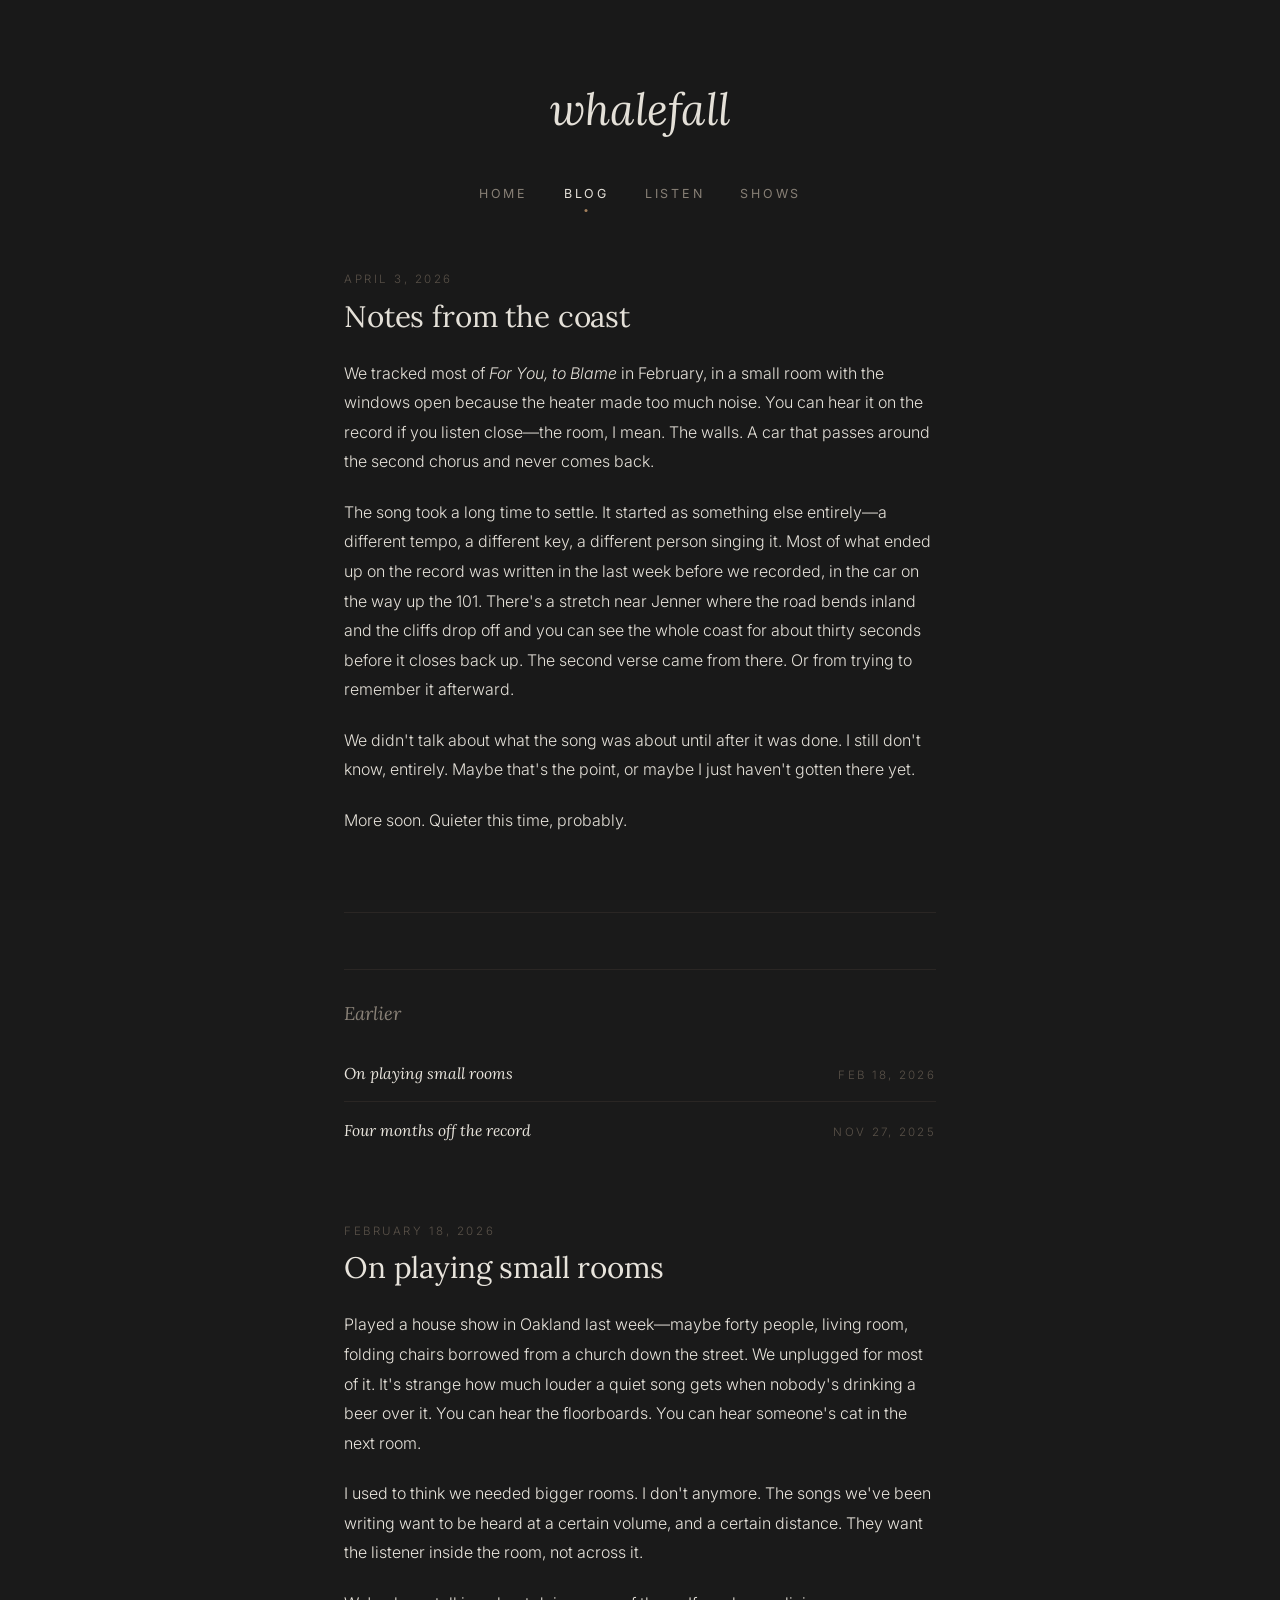
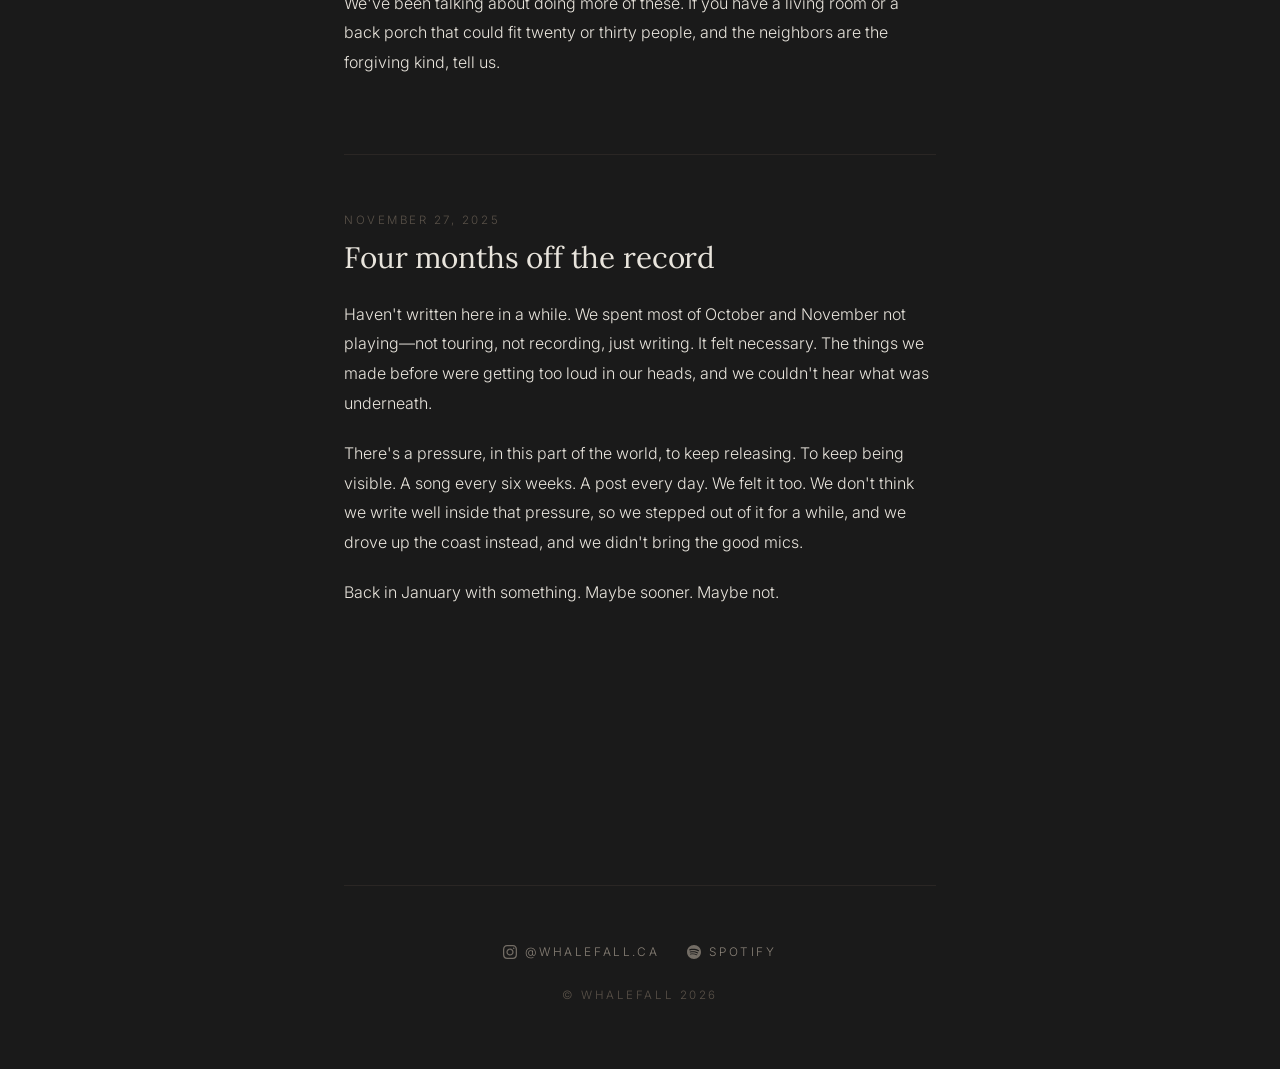
<file: blog.html>
<!DOCTYPE html>
<html lang="en">
<head>
  <meta charset="UTF-8">
  <meta name="viewport" content="width=device-width, initial-scale=1">
  <title>Blog — Whalefall</title>
  <link rel="preconnect" href="https://fonts.googleapis.com">
  <link rel="preconnect" href="https://fonts.gstatic.com" crossorigin>
  <link href="https://fonts.googleapis.com/css2?family=Lora:ital,wght@0,400;0,500;1,400;1,500&family=Inter:wght@300;400;500&display=swap" rel="stylesheet">
  <link rel="stylesheet" href="style.css">
</head>
<body>
  <div class="container">

    <header class="site-header">
      <a href="index.html" class="logo">whalefall</a>
      <nav class="nav" aria-label="Primary">
        <a href="index.html">Home</a>
        <a href="blog.html" class="active">Blog</a>
        <a href="listen.html">Listen</a>
        <a href="shows.html">Shows</a>
      </nav>
    </header>

    <main>

      <!-- Featured / current post -->
      <article class="blog-post" id="notes-from-the-coast">
        <span class="post-date">April 3, 2026</span>
        <h1>Notes from the coast</h1>
        <div class="post-body">
          <p>We tracked most of <em>For You, to Blame</em> in February, in a small room with the windows open because the heater made too much noise. You can hear it on the record if you listen close&mdash;the room, I mean. The walls. A car that passes around the second chorus and never comes back.</p>
          <p>The song took a long time to settle. It started as something else entirely&mdash;a different tempo, a different key, a different person singing it. Most of what ended up on the record was written in the last week before we recorded, in the car on the way up the 101. There's a stretch near Jenner where the road bends inland and the cliffs drop off and you can see the whole coast for about thirty seconds before it closes back up. The second verse came from there. Or from trying to remember it afterward.</p>
          <p>We didn't talk about what the song was about until after it was done. I still don't know, entirely. Maybe that's the point, or maybe I just haven't gotten there yet.</p>
          <p>More soon. Quieter this time, probably.</p>
        </div>
      </article>

      <!-- Archive navigation -->
      <section class="archive" aria-label="Post archive">
        <h2>Earlier</h2>
        <ul class="archive-list">
          <li>
            <a href="#on-playing-small-rooms">On playing small rooms</a>
            <span class="archive-date">Feb 18, 2026</span>
          </li>
          <li>
            <a href="#four-months-off-the-record">Four months off the record</a>
            <span class="archive-date">Nov 27, 2025</span>
          </li>
        </ul>
      </section>

      <!-- Older posts in full -->
      <article class="blog-post" id="on-playing-small-rooms" style="margin-top: 4rem;">
        <span class="post-date">February 18, 2026</span>
        <h1>On playing small rooms</h1>
        <div class="post-body">
          <p>Played a house show in Oakland last week&mdash;maybe forty people, living room, folding chairs borrowed from a church down the street. We unplugged for most of it. It's strange how much louder a quiet song gets when nobody's drinking a beer over it. You can hear the floorboards. You can hear someone's cat in the next room.</p>
          <p>I used to think we needed bigger rooms. I don't anymore. The songs we've been writing want to be heard at a certain volume, and a certain distance. They want the listener inside the room, not across it.</p>
          <p>We've been talking about doing more of these. If you have a living room or a back porch that could fit twenty or thirty people, and the neighbors are the forgiving kind, tell us.</p>
        </div>
      </article>

      <article class="blog-post" id="four-months-off-the-record">
        <span class="post-date">November 27, 2025</span>
        <h1>Four months off the record</h1>
        <div class="post-body">
          <p>Haven't written here in a while. We spent most of October and November not playing&mdash;not touring, not recording, just writing. It felt necessary. The things we made before were getting too loud in our heads, and we couldn't hear what was underneath.</p>
          <p>There's a pressure, in this part of the world, to keep releasing. To keep being visible. A song every six weeks. A post every day. We felt it too. We don't think we write well inside that pressure, so we stepped out of it for a while, and we drove up the coast instead, and we didn't bring the good mics.</p>
          <p>Back in January with something. Maybe sooner. Maybe not.</p>
        </div>
      </article>

    </main>

    <footer class="site-footer">
      <div class="footer-socials">
        <a href="https://www.instagram.com/whalefall.ca" target="_blank" rel="noopener" aria-label="Instagram">
          <svg viewBox="0 0 24 24" aria-hidden="true"><path d="M12 2.163c3.204 0 3.584.012 4.85.07 3.252.148 4.771 1.691 4.919 4.919.058 1.265.069 1.645.069 4.849 0 3.205-.012 3.584-.069 4.849-.149 3.225-1.664 4.771-4.919 4.919-1.266.058-1.644.07-4.85.07-3.204 0-3.584-.012-4.849-.07-3.26-.149-4.771-1.699-4.919-4.92-.058-1.265-.07-1.644-.07-4.849 0-3.204.013-3.583.07-4.849.149-3.227 1.664-4.771 4.919-4.919 1.266-.057 1.645-.069 4.849-.069zm0-2.163c-3.259 0-3.667.014-4.947.072-4.358.2-6.78 2.618-6.98 6.98-.059 1.281-.073 1.689-.073 4.948 0 3.259.014 3.668.072 4.948.2 4.358 2.618 6.78 6.98 6.98 1.281.058 1.689.072 4.948.072 3.259 0 3.668-.014 4.948-.072 4.354-.2 6.782-2.618 6.979-6.98.059-1.28.073-1.689.073-4.948 0-3.259-.014-3.667-.072-4.947-.196-4.354-2.617-6.78-6.979-6.98-1.281-.059-1.69-.073-4.949-.073zm0 5.838c-3.403 0-6.162 2.759-6.162 6.162s2.759 6.163 6.162 6.163 6.162-2.759 6.162-6.163c0-3.403-2.759-6.162-6.162-6.162zm0 10.162c-2.209 0-4-1.79-4-4 0-2.209 1.791-4 4-4s4 1.791 4 4c0 2.21-1.791 4-4 4zm6.406-11.845c-.796 0-1.441.645-1.441 1.44s.645 1.44 1.441 1.44c.795 0 1.439-.645 1.439-1.44s-.644-1.44-1.439-1.44z"/></svg>
          @whalefall.ca
        </a>
        <a href="https://open.spotify.com/artist/4jFq8SXjSNcIiHIltRIEcG" target="_blank" rel="noopener" aria-label="Spotify">
          <svg viewBox="0 0 24 24" aria-hidden="true"><path d="M12 0C5.4 0 0 5.4 0 12s5.4 12 12 12 12-5.4 12-12S18.66 0 12 0zm5.521 17.34c-.24.359-.66.48-1.021.24-2.82-1.74-6.36-2.101-10.561-1.141-.418.122-.779-.179-.899-.539-.12-.421.18-.78.54-.9 4.56-1.021 8.52-.6 11.64 1.32.42.18.479.659.301 1.02zm1.44-3.3c-.301.42-.841.6-1.262.3-3.239-1.98-8.159-2.58-11.939-1.38-.479.12-1.02-.12-1.14-.6-.12-.48.12-1.021.6-1.141C9.6 9.9 15 10.561 18.72 12.84c.361.181.54.78.241 1.2zm.12-3.36C15.24 8.4 8.82 8.16 5.16 9.301c-.6.179-1.2-.181-1.38-.721-.18-.601.18-1.2.72-1.381 4.26-1.26 11.28-1.02 15.721 1.621.539.3.719 1.02.42 1.56-.299.421-1.02.599-1.56.3z"/></svg>
          Spotify
        </a>
      </div>
      <div class="copyright">&copy; Whalefall 2026</div>
    </footer>

  </div>
</body>
</html>
</file>
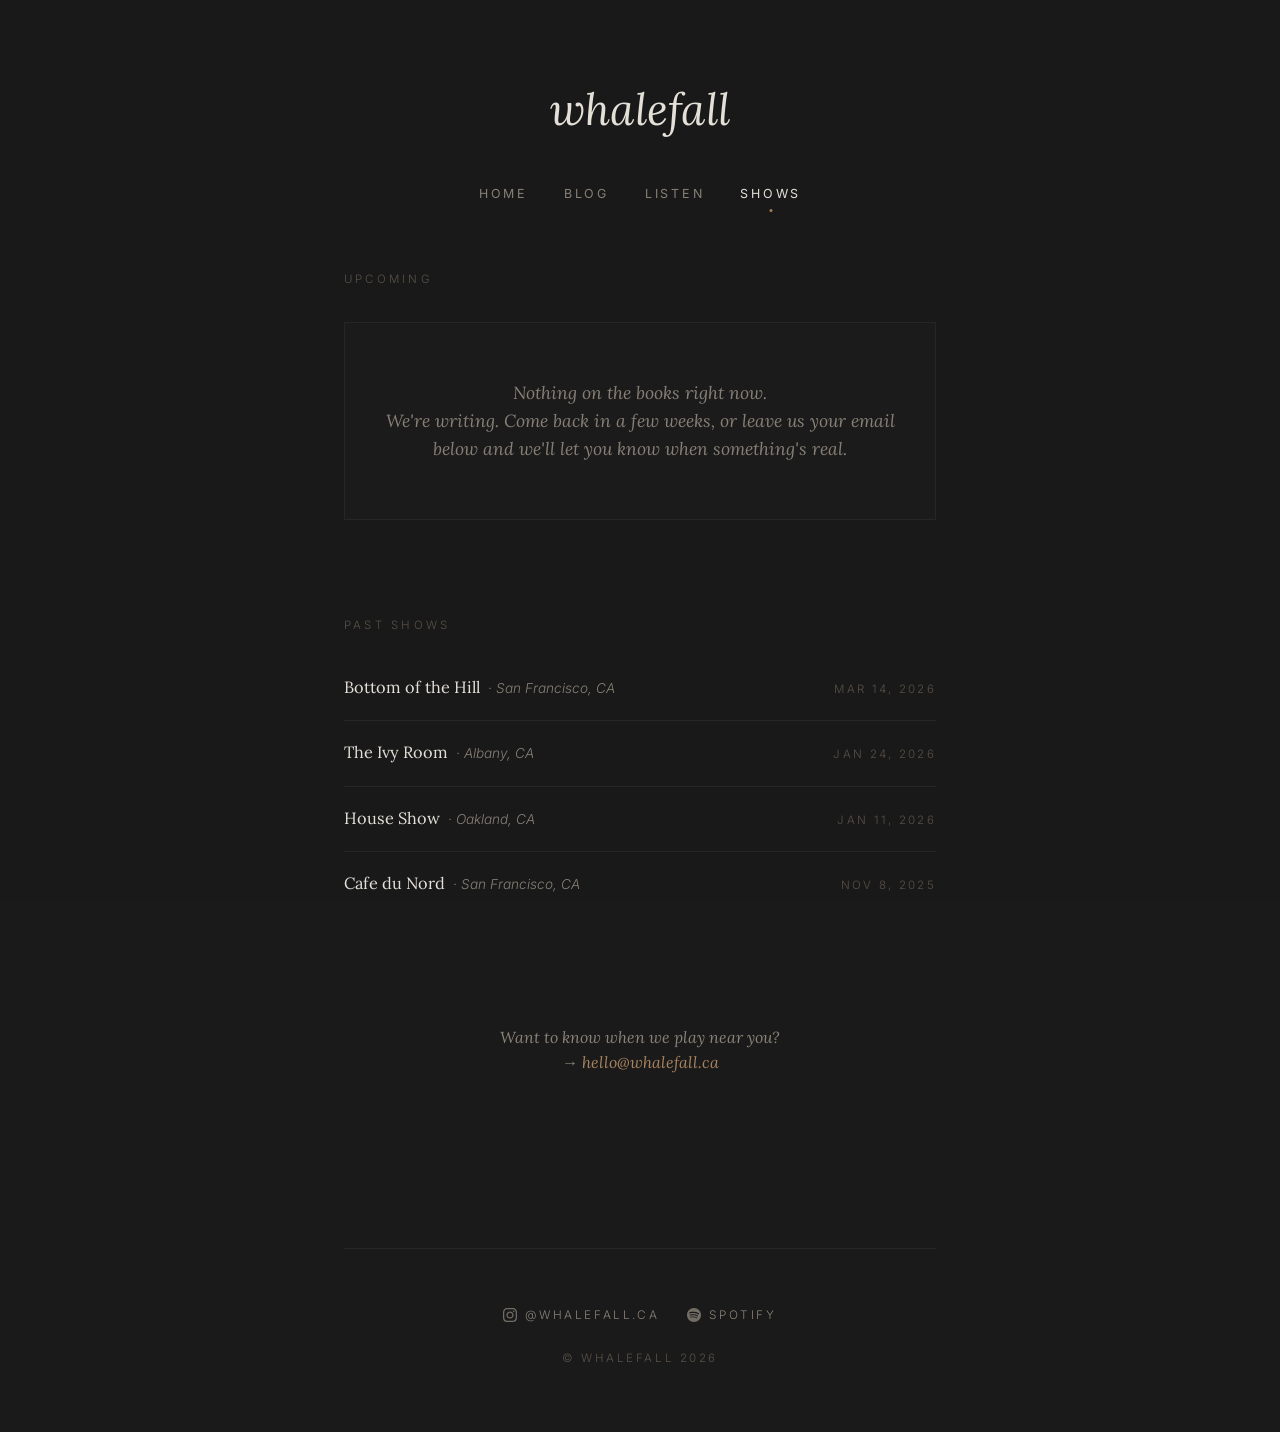
<file: shows.html>
<!DOCTYPE html>
<html lang="en">
<head>
  <meta charset="UTF-8">
  <meta name="viewport" content="width=device-width, initial-scale=1">
  <title>Shows — Whalefall</title>
  <link rel="preconnect" href="https://fonts.googleapis.com">
  <link rel="preconnect" href="https://fonts.gstatic.com" crossorigin>
  <link href="https://fonts.googleapis.com/css2?family=Lora:ital,wght@0,400;0,500;1,400;1,500&family=Inter:wght@300;400;500&display=swap" rel="stylesheet">
  <link rel="stylesheet" href="style.css">
</head>
<body>
  <div class="container">

    <header class="site-header">
      <a href="index.html" class="logo">whalefall</a>
      <nav class="nav" aria-label="Primary">
        <a href="index.html">Home</a>
        <a href="blog.html">Blog</a>
        <a href="listen.html">Listen</a>
        <a href="shows.html" class="active">Shows</a>
      </nav>
    </header>

    <main>

      <!-- Upcoming / empty state -->
      <section class="section">
        <span class="eyebrow">Upcoming</span>
        <div class="no-shows">
          <p>Nothing on the books right now.<br>We're writing. Come back in a few weeks, or leave us your email below and we'll let you know when something's real.</p>
        </div>
      </section>

      <!-- Past shows -->
      <section class="section">
        <span class="eyebrow">Past Shows</span>
        <ul class="past-shows">
          <li>
            <div>
              <span class="show-venue">Bottom of the Hill</span>
              <span class="show-city">&middot; San Francisco, CA</span>
            </div>
            <span class="show-date">Mar 14, 2026</span>
          </li>
          <li>
            <div>
              <span class="show-venue">The Ivy Room</span>
              <span class="show-city">&middot; Albany, CA</span>
            </div>
            <span class="show-date">Jan 24, 2026</span>
          </li>
          <li>
            <div>
              <span class="show-venue">House Show</span>
              <span class="show-city">&middot; Oakland, CA</span>
            </div>
            <span class="show-date">Jan 11, 2026</span>
          </li>
          <li>
            <div>
              <span class="show-venue">Cafe du Nord</span>
              <span class="show-city">&middot; San Francisco, CA</span>
            </div>
            <span class="show-date">Nov 8, 2025</span>
          </li>
        </ul>
      </section>

      <!-- Email signup -->
      <div class="email-line">
        Want to know when we play near you?<br>
        &rarr; <a href="mailto:hello@whalefall.ca">hello@whalefall.ca</a>
      </div>

    </main>

    <footer class="site-footer">
      <div class="footer-socials">
        <a href="https://www.instagram.com/whalefall.ca" target="_blank" rel="noopener" aria-label="Instagram">
          <svg viewBox="0 0 24 24" aria-hidden="true"><path d="M12 2.163c3.204 0 3.584.012 4.85.07 3.252.148 4.771 1.691 4.919 4.919.058 1.265.069 1.645.069 4.849 0 3.205-.012 3.584-.069 4.849-.149 3.225-1.664 4.771-4.919 4.919-1.266.058-1.644.07-4.85.07-3.204 0-3.584-.012-4.849-.07-3.26-.149-4.771-1.699-4.919-4.92-.058-1.265-.07-1.644-.07-4.849 0-3.204.013-3.583.07-4.849.149-3.227 1.664-4.771 4.919-4.919 1.266-.057 1.645-.069 4.849-.069zm0-2.163c-3.259 0-3.667.014-4.947.072-4.358.2-6.78 2.618-6.98 6.98-.059 1.281-.073 1.689-.073 4.948 0 3.259.014 3.668.072 4.948.2 4.358 2.618 6.78 6.98 6.98 1.281.058 1.689.072 4.948.072 3.259 0 3.668-.014 4.948-.072 4.354-.2 6.782-2.618 6.979-6.98.059-1.28.073-1.689.073-4.948 0-3.259-.014-3.667-.072-4.947-.196-4.354-2.617-6.78-6.979-6.98-1.281-.059-1.69-.073-4.949-.073zm0 5.838c-3.403 0-6.162 2.759-6.162 6.162s2.759 6.163 6.162 6.163 6.162-2.759 6.162-6.163c0-3.403-2.759-6.162-6.162-6.162zm0 10.162c-2.209 0-4-1.79-4-4 0-2.209 1.791-4 4-4s4 1.791 4 4c0 2.21-1.791 4-4 4zm6.406-11.845c-.796 0-1.441.645-1.441 1.44s.645 1.44 1.441 1.44c.795 0 1.439-.645 1.439-1.44s-.644-1.44-1.439-1.44z"/></svg>
          @whalefall.ca
        </a>
        <a href="https://open.spotify.com/artist/4jFq8SXjSNcIiHIltRIEcG" target="_blank" rel="noopener" aria-label="Spotify">
          <svg viewBox="0 0 24 24" aria-hidden="true"><path d="M12 0C5.4 0 0 5.4 0 12s5.4 12 12 12 12-5.4 12-12S18.66 0 12 0zm5.521 17.34c-.24.359-.66.48-1.021.24-2.82-1.74-6.36-2.101-10.561-1.141-.418.122-.779-.179-.899-.539-.12-.421.18-.78.54-.9 4.56-1.021 8.52-.6 11.64 1.32.42.18.479.659.301 1.02zm1.44-3.3c-.301.42-.841.6-1.262.3-3.239-1.98-8.159-2.58-11.939-1.38-.479.12-1.02-.12-1.14-.6-.12-.48.12-1.021.6-1.141C9.6 9.9 15 10.561 18.72 12.84c.361.181.54.78.241 1.2zm.12-3.36C15.24 8.4 8.82 8.16 5.16 9.301c-.6.179-1.2-.181-1.38-.721-.18-.601.18-1.2.72-1.381 4.26-1.26 11.28-1.02 15.721 1.621.539.3.719 1.02.42 1.56-.299.421-1.02.599-1.56.3z"/></svg>
          Spotify
        </a>
      </div>
      <div class="copyright">&copy; Whalefall 2026</div>
    </footer>

  </div>
</body>
</html>
</file>
<file: style.css>
/* -----------------------------------------------------------
   whalefall — shared stylesheet
   ----------------------------------------------------------- */

:root {
  --bg:          #1a1a1a;
  --bg-elev:     #1f1d1b;
  --text:        #e8e4dc;
  --text-mute:   #8a8278;
  --text-dim:    #5a5249;
  --accent:      #a8835f;
  --accent-dim:  #6b5a47;
  --border:      #2a2624;
  --max-width:   640px;
}

* { box-sizing: border-box; margin: 0; padding: 0; }

html { scroll-behavior: smooth; }

body {
  background: var(--bg);
  color: var(--text);
  font-family: 'Inter', -apple-system, sans-serif;
  font-size: 16px;
  line-height: 1.7;
  font-weight: 300;
  -webkit-font-smoothing: antialiased;
  -moz-osx-font-smoothing: grayscale;
  min-height: 100vh;
  position: relative;
}

/* Subtle analog film grain, fixed to viewport */
body::before {
  content: '';
  position: fixed;
  inset: 0;
  pointer-events: none;
  z-index: 9999;
  opacity: 0.035;
  background-image: url("data:image/svg+xml;utf8,<svg xmlns='http://www.w3.org/2000/svg' viewBox='0 0 200 200'><filter id='n'><feTurbulence type='fractalNoise' baseFrequency='0.85' numOctaves='2' stitchTiles='stitch'/><feColorMatrix values='0 0 0 0 0 0 0 0 0 0 0 0 0 0 0 0 0 0 0.9 0'/></filter><rect width='100%25' height='100%25' filter='url(%23n)'/></svg>");
  background-size: 200px 200px;
}

/* ---------- Layout ---------- */

.container {
  max-width: var(--max-width);
  margin: 0 auto;
  padding: 0 1.5rem;
}

main {
  padding: 1rem 0 4rem;
}

.section {
  margin-bottom: 5rem;
}

.section + .section {
  padding-top: 1rem;
}

/* ---------- Header / Nav ---------- */

.site-header {
  padding: 4.5rem 0 3rem;
  text-align: center;
}

.logo {
  font-family: 'Lora', Georgia, serif;
  font-weight: 400;
  font-style: italic;
  font-size: 2.75rem;
  letter-spacing: 0.005em;
  color: var(--text);
  text-decoration: none;
  display: inline-block;
  margin-bottom: 2.25rem;
  transition: color 0.4s ease;
}

.logo:hover { color: var(--accent); }

.nav {
  display: flex;
  justify-content: center;
  gap: 2.25rem;
  flex-wrap: wrap;
}

.nav a {
  color: var(--text-mute);
  text-decoration: none;
  font-size: 0.78rem;
  letter-spacing: 0.22em;
  text-transform: uppercase;
  font-weight: 400;
  transition: color 0.3s ease;
  position: relative;
  padding-bottom: 2px;
}

.nav a:hover { color: var(--text); }

.nav a.active {
  color: var(--text);
}

.nav a.active::after {
  content: '';
  position: absolute;
  left: 50%;
  bottom: -6px;
  width: 3px;
  height: 3px;
  background: var(--accent);
  border-radius: 50%;
  transform: translateX(-50%);
}

/* ---------- Typography ---------- */

h1, h2, h3, h4 {
  font-family: 'Lora', Georgia, serif;
  font-weight: 400;
  color: var(--text);
  line-height: 1.3;
}

h1 { font-size: 2rem; margin-bottom: 0.75rem; }
h2 { font-size: 1.5rem; margin-bottom: 1rem; }
h3 { font-size: 1.2rem; margin-bottom: 0.5rem; }

p {
  margin-bottom: 1.15rem;
  color: var(--text);
}

a {
  color: var(--accent);
  text-decoration: none;
  transition: color 0.3s ease;
}

a:hover { color: var(--text); }

.eyebrow {
  font-family: 'Inter', sans-serif;
  font-size: 0.72rem;
  letter-spacing: 0.28em;
  text-transform: uppercase;
  color: var(--text-dim);
  margin-bottom: 1.25rem;
  display: block;
}

.muted { color: var(--text-mute); }

/* ---------- Home: featured release ---------- */

.featured-release {
  text-align: center;
}

.release-art {
  display: block;
  width: 100%;
  max-width: 340px;
  aspect-ratio: 1 / 1;
  margin: 0 auto 1.75rem;
  background: var(--bg-elev);
  object-fit: cover;
  color: var(--text-dim);
  font-size: 0.8rem;
  border: 1px solid var(--border);
}

.release-title {
  font-family: 'Lora', serif;
  font-style: italic;
  font-size: 1.6rem;
  margin-bottom: 0.35rem;
  color: var(--text);
}

.release-meta {
  font-size: 0.78rem;
  letter-spacing: 0.2em;
  text-transform: uppercase;
  color: var(--text-mute);
}

/* ---------- Streaming links ---------- */

.streaming-links {
  display: flex;
  justify-content: center;
  gap: 2rem;
  margin-top: 2rem;
  flex-wrap: wrap;
}

.streaming-links a {
  color: var(--text-mute);
  display: inline-flex;
  align-items: center;
  gap: 0.5rem;
  font-size: 0.78rem;
  letter-spacing: 0.18em;
  text-transform: uppercase;
}

.streaming-links a:hover { color: var(--text); }

.streaming-links svg {
  width: 16px;
  height: 16px;
  fill: currentColor;
  opacity: 0.85;
}

/* ---------- Home: recent posts cards ---------- */

.recent-posts {
  display: flex;
  flex-direction: column;
  gap: 0;
}

.post-card {
  display: block;
  padding: 1.75rem 0;
  border-top: 1px solid var(--border);
  color: var(--text);
}

.post-card:last-child {
  border-bottom: 1px solid var(--border);
}

.post-card:hover .post-card-title {
  color: var(--accent);
}

.post-date {
  font-size: 0.72rem;
  letter-spacing: 0.22em;
  text-transform: uppercase;
  color: var(--text-dim);
  margin-bottom: 0.5rem;
  display: block;
}

.post-card-title {
  font-family: 'Lora', serif;
  font-style: italic;
  font-size: 1.25rem;
  color: var(--text);
  margin-bottom: 0.4rem;
  transition: color 0.3s ease;
}

.post-excerpt {
  color: var(--text-mute);
  font-size: 0.93rem;
  line-height: 1.65;
  margin: 0;
}

/* ---------- Blog page ---------- */

.blog-post {
  padding-bottom: 3.5rem;
  margin-bottom: 3.5rem;
  border-bottom: 1px solid var(--border);
}

.blog-post:last-of-type {
  border-bottom: none;
}

.blog-post h1 {
  font-family: 'Lora', serif;
  font-weight: 400;
  font-size: 1.85rem;
  line-height: 1.25;
  margin-bottom: 0.4rem;
  letter-spacing: -0.005em;
}

.blog-post .post-body {
  margin-top: 1.5rem;
}

.blog-post .post-body p {
  margin-bottom: 1.3rem;
  font-size: 1rem;
  line-height: 1.85;
  color: var(--text);
}

.archive {
  margin-top: 2rem;
  padding-top: 2rem;
  border-top: 1px solid var(--border);
}

.archive h2 {
  font-family: 'Lora', serif;
  font-style: italic;
  font-size: 1.15rem;
  color: var(--text-mute);
  margin-bottom: 1.25rem;
  font-weight: 400;
}

.archive-list {
  list-style: none;
}

.archive-list li {
  display: flex;
  justify-content: space-between;
  align-items: baseline;
  padding: 0.9rem 0;
  border-bottom: 1px solid var(--border);
  gap: 1rem;
}

.archive-list li:last-child { border-bottom: none; }

.archive-list a {
  color: var(--text);
  font-family: 'Lora', serif;
  font-style: italic;
  font-size: 0.98rem;
  flex: 1;
}

.archive-list a:hover { color: var(--accent); }

.archive-list .archive-date {
  color: var(--text-dim);
  font-size: 0.72rem;
  letter-spacing: 0.2em;
  text-transform: uppercase;
  white-space: nowrap;
}

/* ---------- Listen page ---------- */

.spotify-embed {
  margin: 2.5rem 0 3rem;
}

.spotify-embed iframe {
  width: 100%;
  border: none;
  border-radius: 8px;
  display: block;
}

.discography-list {
  list-style: none;
  margin-top: 1rem;
}

.discography-list li {
  display: flex;
  align-items: center;
  gap: 1.25rem;
  padding: 1.25rem 0;
  border-bottom: 1px solid var(--border);
}

.discography-list li:last-child { border-bottom: none; }

.disco-art {
  width: 64px;
  height: 64px;
  background: var(--bg-elev);
  border: 1px solid var(--border);
  flex-shrink: 0;
  object-fit: cover;
}

.disco-info {
  flex: 1;
  min-width: 0;
}

.disco-title {
  font-family: 'Lora', serif;
  font-style: italic;
  font-size: 1.05rem;
  color: var(--text);
  margin-bottom: 0.15rem;
}

.disco-meta {
  font-size: 0.72rem;
  letter-spacing: 0.2em;
  text-transform: uppercase;
  color: var(--text-dim);
}

.discography-empty {
  color: var(--text-mute);
  font-family: 'Lora', serif;
  font-style: italic;
  padding: 1.5rem 0;
}

/* ---------- Shows page ---------- */

.no-shows {
  text-align: center;
  padding: 3.5rem 1.5rem;
  margin: 2rem 0 3.5rem;
  border: 1px solid var(--border);
  background: rgba(255, 255, 255, 0.008);
}

.no-shows p {
  font-family: 'Lora', serif;
  font-style: italic;
  font-size: 1.1rem;
  color: var(--text-mute);
  margin: 0;
  line-height: 1.6;
}

.past-shows {
  list-style: none;
}

.past-shows li {
  display: grid;
  grid-template-columns: 1fr auto;
  gap: 1rem 1.5rem;
  padding: 1.15rem 0;
  border-bottom: 1px solid var(--border);
  align-items: baseline;
}

.past-shows li:last-child { border-bottom: none; }

.show-venue {
  font-family: 'Lora', serif;
  font-size: 1.02rem;
  color: var(--text);
}

.show-city {
  font-size: 0.85rem;
  color: var(--text-mute);
  font-style: italic;
  margin-left: 0.25rem;
}

.show-date {
  font-size: 0.72rem;
  letter-spacing: 0.2em;
  text-transform: uppercase;
  color: var(--text-dim);
  white-space: nowrap;
}

.email-line {
  margin-top: 3rem;
  padding: 1.75rem 1.5rem;
  text-align: center;
  color: var(--text-mute);
  font-family: 'Lora', serif;
  font-style: italic;
  font-size: 1rem;
  line-height: 1.6;
}

.email-line a { color: var(--accent); }
.email-line a:hover { color: var(--text); }

/* ---------- Footer ---------- */

.site-footer {
  padding: 3.5rem 0 4rem;
  text-align: center;
  border-top: 1px solid var(--border);
  margin-top: 5rem;
}

.footer-socials {
  display: flex;
  justify-content: center;
  gap: 1.75rem;
  margin-bottom: 1.5rem;
  flex-wrap: wrap;
}

.footer-socials a {
  color: var(--text-mute);
  font-size: 0.74rem;
  letter-spacing: 0.22em;
  text-transform: uppercase;
  display: inline-flex;
  align-items: center;
  gap: 0.5rem;
}

.footer-socials a:hover { color: var(--text); }

.footer-socials svg {
  width: 14px;
  height: 14px;
  fill: currentColor;
  opacity: 0.8;
}

.copyright {
  color: var(--text-dim);
  font-size: 0.72rem;
  letter-spacing: 0.22em;
  text-transform: uppercase;
  font-weight: 300;
}

/* ---------- Mobile ---------- */

@media (max-width: 600px) {
  .logo { font-size: 2.25rem; margin-bottom: 1.75rem; }
  .site-header { padding: 3rem 0 2.25rem; }
  .nav { gap: 1.4rem; }
  .nav a { font-size: 0.72rem; letter-spacing: 0.18em; }
  .section { margin-bottom: 3.75rem; }
  .blog-post h1 { font-size: 1.55rem; }
  .past-shows li {
    grid-template-columns: 1fr;
    gap: 0.35rem;
  }
  .show-date { margin-top: 0.15rem; }
  .streaming-links { gap: 1.5rem; }
  .footer-socials { gap: 1.25rem; }
}
</file>
